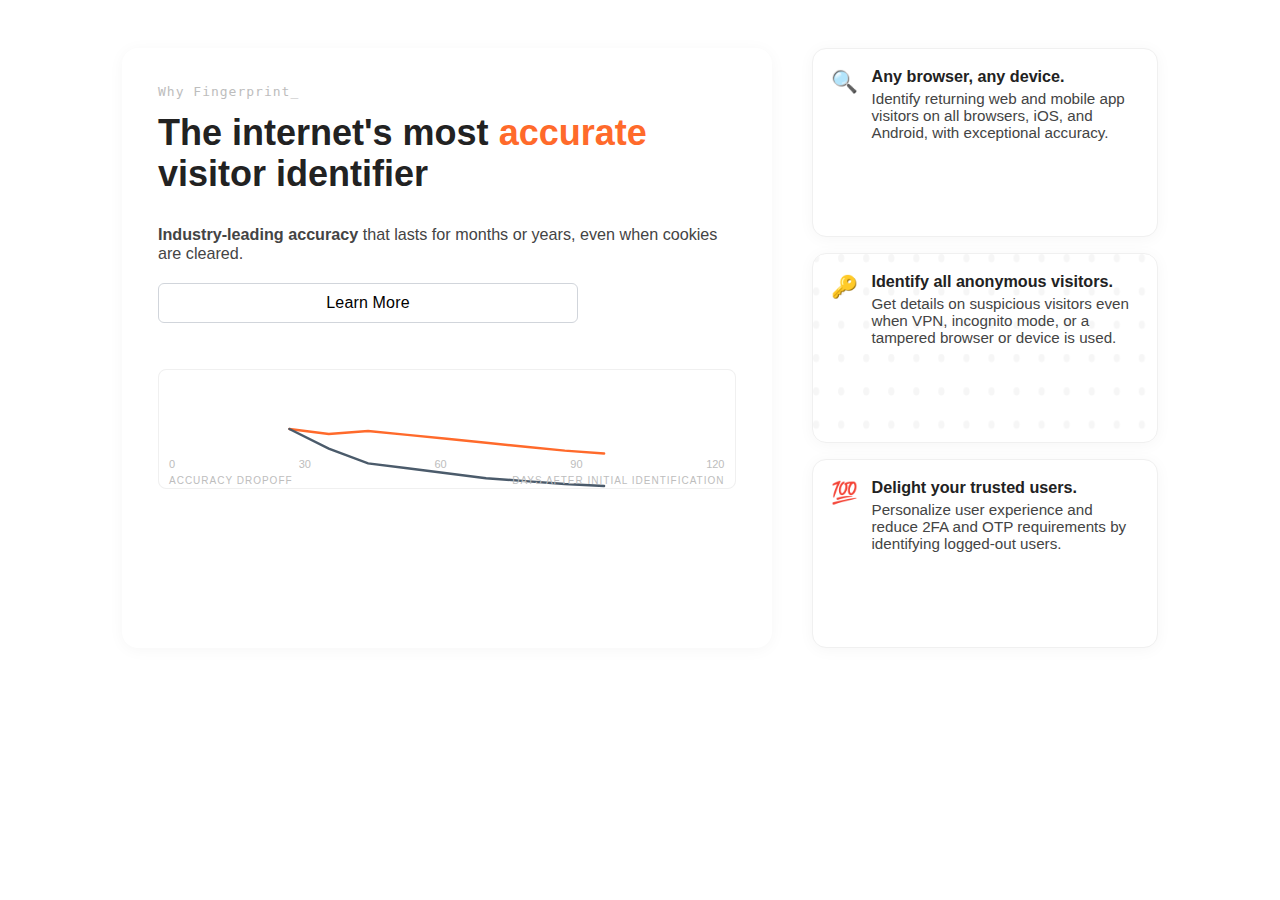
<file: index/index.html>
<!DOCTYPE html>
<html lang="en">
  <head>
    <meta charset="UTF-8" />
    <title>Fingerprint Clone</title>
    <link rel="stylesheet" href="styles.css" />
  </head>
  <body>
    <main class="container">
      <section class="left-panel">
        <div class="why-title">Why Fingerprint_</div>
        <h1>
          The internet's most <span class="highlight">accurate</span> visitor
          identifier
        </h1>
        <p class="subtitle">
          <strong>Industry-leading accuracy</strong> that lasts for months or
          years, even when cookies are cleared.
        </p>
        <button class="learn-btn">Learn More</button>
        <div class="chart-placeholder">
          <svg
            viewBox="0 0 340 120"
            width="100%"
            height="100"
            class="chart-svg"
            style="
              background: #fff;
              border-radius: 8px;
              position: absolute;
              left: 0;
              right: 0;
              bottom: 0;
            "
          >
            <!-- Fondo blanco -->
            <rect x="0" y="0" width="340" height="120" fill="#fff" />
            <!-- Línea naranja (más estable) -->
            <polyline
              fill="none"
              stroke="#ff6a2b"
              stroke-width="2.5"
              stroke-linecap="round"
              points="10,60 50,65 90,62 130,66 170,70 210,74 250,78 290,82 330,85"
            />
            <!-- Línea azul (caída) -->
            <polyline
              fill="none"
              stroke="#4b5b6b"
              stroke-width="2.5"
              stroke-linecap="round"
              points="10,60 50,80 90,95 130,100 170,105 210,110 250,113 290,116 330,118"
            />
          </svg>
          <div class="chart-x-axis">
            <span>0</span>
            <span>30</span>
            <span>60</span>
            <span>90</span>
            <span>120</span>
          </div>
          <div class="chart-labels">
            <span>ACCURACY DROPOFF</span>
            <span>DAYS AFTER INITIAL IDENTIFICATION</span>
          </div>
        </div>
      </section>
      <section class="right-panel">
        <div class="card">
          <div class="icon">&#128269;</div>
          <div>
            <div class="card-title">Any browser, any device.</div>
            <div class="card-desc">
              Identify returning web and mobile app visitors on all browsers,
              iOS, and Android, with exceptional accuracy.
            </div>
          </div>
        </div>
        <div class="card card-dots-bg">
          <svg
            class="dots-bg"
            width="100%"
            height="100%"
            viewBox="0 0 220 90"
            preserveAspectRatio="none"
          >
            <defs>
              <pattern
                id="dots"
                x="0"
                y="0"
                width="16"
                height="16"
                patternUnits="userSpaceOnUse"
              >
                <circle cx="2" cy="2" r="2" fill="#ececec" />
              </pattern>
            </defs>
            <rect width="100%" height="100%" fill="url(#dots)" />
          </svg>
          <div class="icon">&#128273;</div>
          <div>
            <div class="card-title">Identify all anonymous visitors.</div>
            <div class="card-desc">
              Get details on suspicious visitors even when VPN, incognito mode,
              or a tampered browser or device is used.
            </div>
          </div>
        </div>
        <div class="card">
          <div class="icon">&#128175;</div>
          <div>
            <div class="card-title">Delight your trusted users.</div>
            <div class="card-desc">
              Personalize user experience and reduce 2FA and OTP requirements by
              identifying logged-out users.
            </div>
          </div>
        </div>
      </section>
    </main>
  </body>
</html>
</file>
<file: index/styles.css>
body {
  background: #fff;
  font-family: 'Inter', Arial, sans-serif;
  margin: 0;
  padding: 0;
  color: #222;
}

.container {
  display: flex;
  max-width: 1100px;
  margin: 48px auto 0 auto;
  gap: 40px;
  padding: 0 32px;
  box-sizing: border-box;
  align-items: stretch;
  height: 600px;
}

.left-panel {
  flex: 2;
  background: #fff;
  border-radius: 16px;
  box-shadow: 0 2px 16px rgba(0,0,0,0.04);
  padding: 36px 36px 28px 36px;
  display: flex;
  flex-direction: column;
  justify-content: flex-start;
  min-width: 380px;
  height: 100%;
  box-sizing: border-box;
}

.why-title {
  font-size: 13px;
  color: #bdbdbd;
  margin-bottom: 14px;
  font-family: monospace;
  letter-spacing: 1px;
  text-align: left;
}

.left-panel h1 {
  font-size: 2.25rem;
  font-weight: 600;
  margin: 0 0 14px 0;
  line-height: 1.13;
  width: 100%;
  display: block;
  text-align: left;
}

.highlight {
  color: #ff6a2b;
}

.subtitle {
  font-size: 1.01rem;
  color: #444;
  margin-bottom: 20px;
  text-align: left;
}

.learn-btn {
  background: #fff;
  border: 1px solid #d1d5db;
  border-radius: 6px;
  padding: 10px 0;
  font-size: 1rem;
  cursor: pointer;
  margin-bottom: 28px;
  transition: background 0.2s, border 0.2s;
  width: 100%;
  max-width: 420px;
  min-width: 260px;
  align-self: flex-start;
  box-sizing: border-box;
  text-align: center;
  font-weight: 500;
  letter-spacing: 0.01em;
}
.learn-btn:hover {
  background: #f5f5f5;
  border-color: #ff6a2b;
}

.chart-placeholder {
  margin-top: 18px;
  height: 120px;
  position: relative;
  background: #fafafa;
  border-radius: 8px;
  border: 1px solid #f0f0f0;
  padding: 0 0 0 0;
  box-sizing: border-box;
  overflow: hidden;
  display: flex;
  align-items: flex-end;
  justify-content: flex-start;
}

.chart-svg {
  display: block;
  width: 100%;
  height: 100%;
  margin: 0;
  position: absolute;
  left: 0;
  right: 0;
  bottom: 0;
  z-index: 1;
}

.chart-x-axis {
  position: absolute;
  bottom: 18px;
  left: 10px;
  right: 10px;
  display: flex;
  justify-content: space-between;
  font-size: 11px;
  color: #bdbdbd;
  z-index: 2;
}
.chart-labels {
  position: absolute;
  bottom: 2px;
  left: 10px;
  right: 10px;
  display: flex;
  justify-content: space-between;
  font-size: 10px;
  color: #bdbdbd;
  letter-spacing: 1px;
  z-index: 2;
}

.right-panel {
  flex: 1.2;
  display: flex;
  flex-direction: column;
  gap: 16px;
  justify-content: stretch;
  height: 100%;
}

.card {
  background: #fff;
  border-radius: 14px;
  box-shadow: 0 2px 16px rgba(0,0,0,0.04);
  border: 1px solid #f0f0f0;
  padding: 18px 18px 14px 18px;
  display: flex;
  align-items: flex-start;
  gap: 14px;
  min-height: 0;
  height: 0;
  flex: 1 1 0;
  position: relative;
  overflow: hidden;
  box-sizing: border-box;
}

.card-dots-bg {
  background: transparent;
}
.card-dots-bg .dots-bg {
  position: absolute;
  top: 0;
  left: 0;
  width: 100%;
  height: 100%;
  z-index: 0;
  pointer-events: none;
  opacity: 0.45;
}
.card-dots-bg > .icon,
.card-dots-bg > div {
  position: relative;
  z-index: 1;
}

.icon {
  font-size: 1.35rem;
  color: #ff6a2b;
  margin-top: 2px;
}

.card-title {
  font-weight: 600;
  font-size: 1.01rem;
  margin-bottom: 4px;
  text-align: left;
}

.card-desc {
  font-size: 0.95rem;
  color: #444;
  text-align: left;
}

@media (max-width: 900px) {
  .container {
    flex-direction: column;
    gap: 20px;
    padding: 0 8px;
    align-items: stretch;
    height: auto;
  }
  .left-panel, .right-panel {
    min-width: unset;
    width: 100%;
    height: unset;
    padding: 24px 10px 18px 10px;
  }
  .learn-btn {
    max-width: 100%;
    min-width: unset;
    width: 100%;
  }
  .card {
    min-height: 80px;
    height: auto;
    padding: 14px 10px 10px 10px;
    gap: 10px;
    flex: unset;
  }
  .right-panel {
    height: unset;
  }
}
</file>
